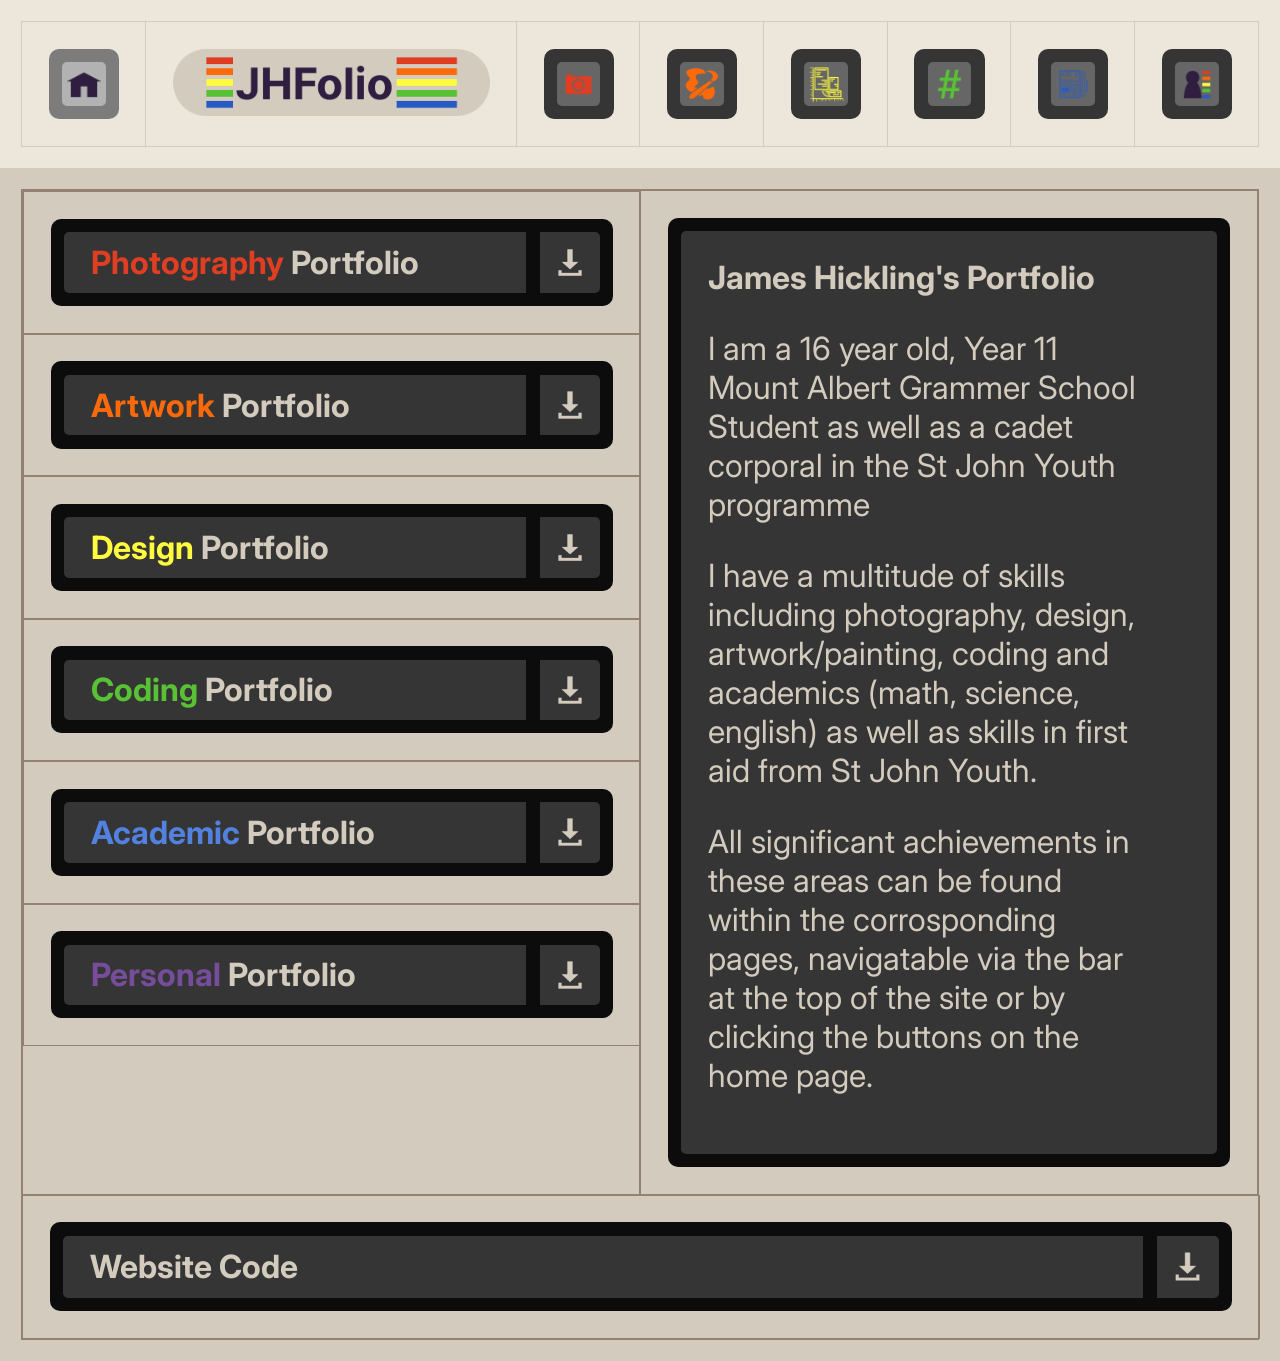
<file: index.html>
<!DOCTYPE html>

<html>

    <head>

        <!-- Linking style sheets and javascripts and flavicon -->

        <link rel="stylesheet" href="./styles/navigation-bar-styles.css">
        <link rel="icon" href="./images/global-icons/favicon.ico">

        <script src="./scripts/navigation-bar-scripts.js" defer></script>
        <script src="./scripts/homepage-scripts.js" defer></script>
        
    </head>

    <body>

        <!-- Navigation bar -->

        <div class="navigation-bar">

            <div class="navigation-container">

                <!-- Home button -->

                <div class="nav_button home selected-icon">
                    <div onclick="changeIframe('./home.html'), selectIcon('.home')">
                        <img id="home" src="./images/navbar-icons/home-icon.png">
                    </div>
                </div>

                <!-- Website logo -->

                <div class="logo">
                    <div onclick="changeIframe('./home.html'), selectIcon('.home')">
                        <img src="./images/navbar-icons/logo.png" alt="Logo">
                    </div>
                </div>

                <!-- Photo portfolio button -->

                <div class="nav_button photo">
                    <div onclick="changeIframe('./photo.html'), selectIcon('.photo')">
                        <img id="photo" src="./images/navbar-icons/photo-icon.png">
                    </div>
                </div>

                <!-- Artwork portfolio button -->

                <div class="nav_button artwork">
                    <div onclick="changeIframe('./artwork.html'), selectIcon('.artwork')">
                        <img id="artwork" src="./images/navbar-icons/art-icon.png">
                    </div>
                </div>

                <!-- Design portfolio button -->

                <div class="nav_button design">
                    <div onclick="changeIframe('./design.html'), selectIcon('.design')">
                        <img id="design" src="./images/navbar-icons/design-icon.png">
                    </div>
                </div>

                <!-- Coding portfolio button -->

                <div class="nav_button coding">
                    <div onclick="changeIframe('./coding.html'), selectIcon('.coding')">
                        <img id="coding" src="./images/navbar-icons/code-icon.png">
                    </div>
                </div>

                <!-- Academic portfolio button -->

                <div class="nav_button academic">
                    <div onclick="changeIframe('./academic.html'), selectIcon('.academic')">
                        <img id="academic" src="./images/navbar-icons/academic-icon.png">
                    </div>
                </div>

                <!-- Personal portfolio button -->

                <div class="nav_button personal">
                    <div onclick="changeIframe('./personal.html'), selectIcon('.personal')">
                        <img id="personal" src="./images/navbar-icons/about-icon.png">
                    </div>
                </div>

            </div>

        </div>

        <!-- Iframe displaying the pages content -->

        <iframe src="./home.html" id="page" scrolling="no"></iframe>

    </body>

</html>
</file>
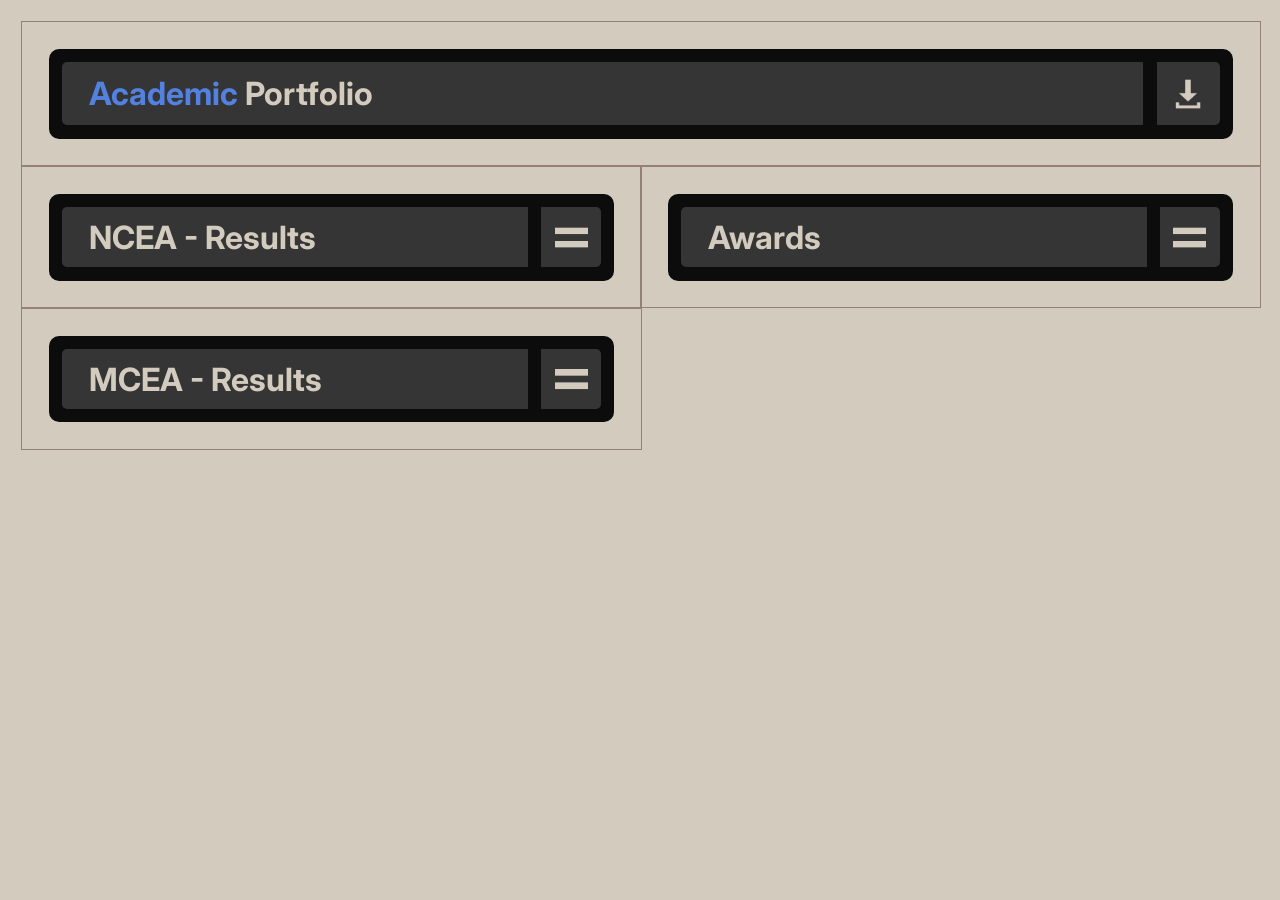
<file: academic.html>
<!DOCTYPE html>

<html>

    <head>

        <!-- Linking style sheets and javascripts-->

        <link rel="stylesheet" href="./styles/portfolio-page-styles.css">

        <script src="./scripts/portfolio-page-scripts.js"></script>

    </head>

    <body>

        <div class="folio-page-content">

            <!-- Academic Folio Heading -->

            <div class="folio-heading-element">

                <div class="folio-heading-container">

                    <div class="folio-heading"><h2><span id="academic-text">Academic</span> Portfolio</h2></div>

                    <!-- Download Button -->

                    <div class="folio-heading-download" onclick="window.location.href='./downloadable files/JHFolio - Academic Portfolio PDF.zip'"><img src="./images/global-icons/download-icon.png"></div>

                </div>

            </div>

            <!-- Left Content side -->

            <div class="folio-content-columns">

                <!-- NCEA - Results -->

                <div class="folio-content-element">

                    <div class="folio-content-container">

                        <div class="folio-content-heading">
                            <div class="heading ncea-heading"><h2>NCEA - Results</h2></div>

                            <div class="dropdown-button ncea-button" onclick="openOrCloseDropdown('.ncea')"><img class="ncea-img" src="./images/global-icons/dropdown-icon-closed.png"></div>
                        </div>

                        <div class="folio-content closed-dropdown ncea">
    
                            <div class="content">

                                <div class="content-paragraph">
                                    <p>Digital Tech 1.1</p>
                                </div>

                                <div class="content-paragraph">
                                    <p>English Enriched 1.1</p>
                                </div>

                                <div class="content-paragraph">
                                    <p>Math and Stats 1.1</p>
                                </div>

                                <div class="content-paragraph">
                                    <p>Science 1.2</p>
                                </div>

                                <div class="content-paragraph">
                                    <p>US 32403</p>
                                </div>

                                <div class="content-paragraph">
                                    <p>US 32405</p>
                                </div>

                                <div class="content-paragraph final-content">
                                    <p>US 32406</p>
                                </div>

                            </div>

                            <div class="side-bar">

                                <div class="grade"><abbr title="Excellence - 5 Credits"><h3>E5</h3></abbr></div>
                                <div class="grade"><abbr title="Excellence - 5 Credits"><h3>E5</h3></abbr></div>
                                <div class="grade"><abbr title="Achieved - 5 Credits"><h3>A5</h3></abbr></div>
                                <div class="grade"><abbr title="Excellence - 5 Credits"><h3>E5</h3></abbr></div>
                                <div class="grade"><abbr title="Achieved - 5 Credits"><h3>A5</h3></abbr></div>
                                <div class="grade"><abbr title="Achieved - 5 Credits"><h3>A5</h3></abbr></div>
                                <div class="grade side-bar-final"><abbr title="Achieved - 10 Credits"><h3>A10</h3></abbr></div>

                            </div>

                        </div>

                    </div>

                </div>

                <!-- MCEA - Results -->

                <div class="folio-content-element">

                    <div class="folio-content-container">

                        <div class="folio-content-heading">
                            <div class="heading mcea-heading"><h2>MCEA - Results</h2></div>

                            <div class="dropdown-button mcea-button" onclick="openOrCloseDropdown('.mcea')"><img class="mcea-img" src="./images/global-icons/dropdown-icon-closed.png"></div>
                        </div>

                        <div class="folio-content closed-dropdown mcea">
    
                            <div class="content">

                                <div class="content-paragraph">
                                    <p>11DT1 - Design an Outcome</p>
                                </div>

                                <div class="content-paragraph">
                                    <p>11ENE - Writing Portfolio</p>
                                </div>

                                <div class="content-paragraph">
                                    <p>11MA1 - Algebra and Graphs</p>
                                </div>

                                <div class="content-paragraph">
                                    <p>11PH1 - Design Mini Board</p>
                                </div>

                                <div class="content-paragraph">
                                    <p>11PH1 - Photography Mini Board</p>
                                </div>

                                <div class="content-paragraph">
                                    <p>11PN1 - Exploring Dry Media</p>
                                </div>

                                <div class="content-paragraph">
                                    <p>11PN1 - Exploring Paint</p>
                                </div>

                                <div class="content-paragraph">
                                    <p>11SI1 - Acids and Bases</p>
                                </div>

                                <div class="content-paragraph">
                                    <p>11SI1 - Mechanics</p>
                                </div>

                                <div class="content-paragraph final-content">
                                    <p>11SI1 - Genetic Variation</p>
                                </div>

                            </div>

                            <div class="side-bar">

                                <div class="grade"><abbr title="Excellence - 5 Credits"><h3>E5</h3></abbr></div>
                                <div class="grade"><abbr title="Excellence - 5 Credits"><h3>E5</h3></abbr></div>
                                <div class="grade"><abbr title="Excellence - 5 Credits"><h3>E5</h3></abbr></div>
                                <div class="grade"><abbr title="Excellence - 5 Credits"><h3>E5</h3></abbr></div>
                                <div class="grade"><abbr title="Excellence - 5 Credits"><h3>E5</h3></abbr></div>
                                <div class="grade"><abbr title="Excellence - 5 Credits"><h3>E5</h3></abbr></div>
                                <div class="grade"><abbr title="Excellence - 5 Credits"><h3>E5</h3></abbr></div>
                                <div class="grade"><abbr title="Merit - 5 Credits"><h3>M5</h3></abbr></div>
                                <div class="grade"><abbr title="Excellence - 5 Credits"><h3>E5</h3></abbr></div>
                                <div class="grade side-bar-final"><abbr title="Excellence - 5 Credits"><h3>E5</h3></abbr></div>

                            </div>

                        </div>

                    </div>

                </div>
                
            </div>

            <!-- Right Content side -->

            <div class="folio-content-columns">

                <!-- Awards -->

                <div class="folio-content-element">

                    <div class="folio-content-container">

                        <div class="folio-content-heading">
                            <div class="heading awards-heading"><h2>Awards</h2></div>

                            <div class="dropdown-button awards-button" onclick="openOrCloseDropdown('.awards')"><img class="awards-img" src="./images/global-icons/dropdown-icon-closed.png"></div>
                        </div>

                        <div class="folio-content closed-dropdown awards">
    
                            <div class="content">

                                <div class="content-paragraph">
                                    <p>Des Cole Cup - English</p>
                                </div>

                                <div class="content-paragraph">
                                    <p>Certificate in - 10 English</p>
                                </div>

                                <div class="content-paragraph">
                                    <p>Certificate in - 10 Mathmatics</p>
                                </div>

                                <div class="content-paragraph">
                                    <p>Certificate in - 10 Science</p>
                                </div>

                                <div class="content-paragraph">
                                    <p>Certificate in - 10 Social Studies</p>
                                </div>

                                <div class="content-paragraph">
                                    <p>Y10 1st in Mentor Class</p>
                                </div>

                                <div class="content-paragraph final-content">
                                    <p>Arts badge</p>
                                </div>

                            </div>

                            <div class="side-bar">

                                <div class="grade"><h3>N/A</h3></div>
                                <div class="download-content side-bar-final" onclick="(copyText('Des Cole Cup - English, Certificate in - 10 English, Certificate in - 10 Mathmatics, Certificate in - 10 Science, Certificate in - 10 Social Studies, Y10 1st in Mentor Class, Arts badge'))"><img src="./images/global-icons/download-icon.png"></div>

                            </div>

                        </div>

                    </div>

                </div>

            </div>

        </div>

    </body>

</html>
</file>
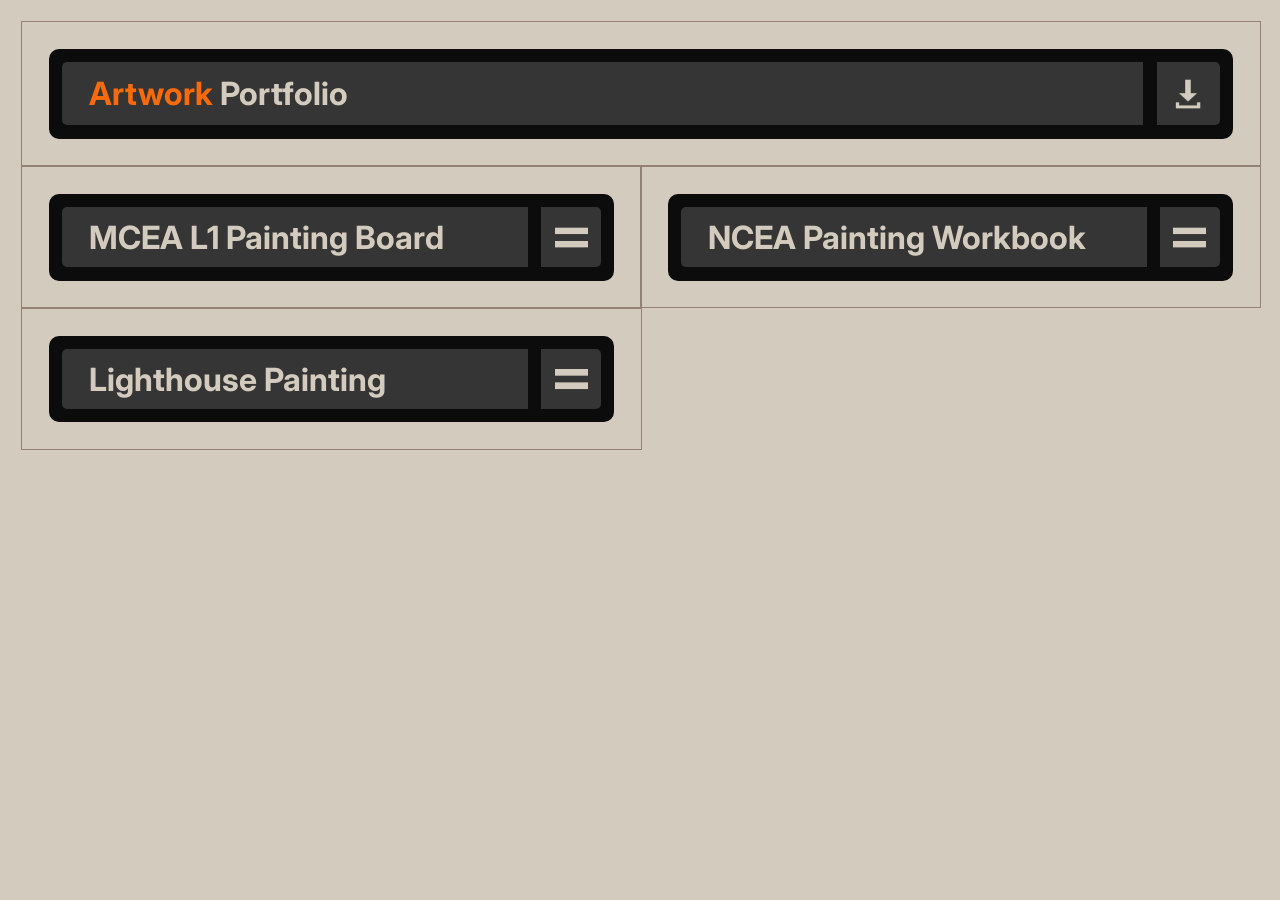
<file: artwork.html>
<!DOCTYPE html>

<html>

    <head>

        <!-- Linking style sheets and javascripts-->

        <link rel="stylesheet" href="./styles/portfolio-page-styles.css">

        <script src="./scripts/portfolio-page-scripts.js"></script>

    </head>

    <body>

        <div class="folio-page-content">

            <!-- Artwork Folio Heading -->

            <div class="folio-heading-element">

                <div class="folio-heading-container">

                    <div class="folio-heading"><h2><span id="artwork-text">Artwork</span> Portfolio</h2></div>

                    <!-- Download Button -->

                    <div class="folio-heading-download" onclick="window.location.href='./downloadable files/JHFolio - Artwork Portfolio PDF.zip'"><img src="./images/global-icons/download-icon.png"></div>

                </div>

            </div>

            <!-- Left Content side -->

            <div class="folio-content-columns">

                <!-- Painting Board -->

                <div class="folio-content-element">

                    <div class="folio-content-container">

                        <div class="folio-content-heading">
                            <div class="heading board-heading"><h2>MCEA L1 Painting Board</h2></div>

                            <div class="dropdown-button board-button" onclick="openOrCloseDropdown('.board')"><img class="board-img" src="./images/global-icons/dropdown-icon-closed.png"></div>
                        </div>

                        <div class="folio-content closed-dropdown board">
    
                            <div class="content">

                                <img src="./images/artwork-images/James Hickling - Painting Board.jpg" class="final-content">

                            </div>

                            <div class="side-bar">

                                <div class="grade"><abbr title="Excellence - 5 Credits"><h3>E5</h3></abbr></div>
                                <div class="download-content side-bar-final"><img src="./images/global-icons/download-icon.png"></div>

                            </div>

                        </div>

                    </div>

                </div>

                <!-- Lighthouse Painting-->

                <div class="folio-content-element">

                    <div class="folio-content-container">

                        <div class="folio-content-heading">
                            <div class="heading painting-heading"><h2>Lighthouse Painting</h2></div>

                            <div class="dropdown-button painting-button" onclick="openOrCloseDropdown('.painting')"><img class="painting-img" src="./images/global-icons/dropdown-icon-closed.png"></div>
                        </div>

                        <div class="folio-content closed-dropdown painting">
    
                            <div class="content">

                                <img src="./images/artwork-images/Lighthouse Painting.jpeg" class="final-content">

                            </div>

                            <div class="side-bar">

                                <div class="grade"><h3>N/A</h3></div>
                                <div class="download-content side-bar-final"><img src="./images/global-icons/download-icon.png"></div>

                            </div>

                        </div>

                    </div>

                </div>

            </div>

            <!-- Right Content side -->

            <div class="folio-content-columns">

                <!-- Painting Workbook-->

                <div class="folio-content-element">

                    <div class="folio-content-container">

                        <div class="folio-content-heading">
                            <div class="heading workbook-heading"><h2>NCEA Painting Workbook</h2></div>

                            <div class="dropdown-button workbook-button" onclick="openOrCloseDropdown('.workbook')"><img class="workbook-img" src="./images/global-icons/dropdown-icon-closed.png"></div>
                        </div>

                        <div class="folio-content closed-dropdown workbook">
    
                            <div class="content">

                                <img src="./images/artwork-images/Painting - Workbook page 2.jpg">
                                <img src="./images/artwork-images/Painting - Workbook page 3.jpg">
                                <img src="./images/artwork-images/Painting - Workbook page 4.jpg">
                                <img src="./images/artwork-images/Painting - Workbook page 5.jpg">
                                <img src="./images/artwork-images/Painting - Workbook page 6.jpg">
                                <img src="./images/artwork-images/Painting - Workbook page 7.jpg">
                                <img src="./images/artwork-images/Painting - Workbook page 8.jpg">
                                <img src="./images/artwork-images/Painting - Workbook page 9.jpg">
                                <img src="./images/artwork-images/Painting - Workbook page 10.jpg">
                                <img src="./images/artwork-images/Painting - Workbook page 11.jpg" class="final-content">

                            </div>

                            <div class="side-bar">

                                <div class="grade"><abbr title="Excellence - 5 Credits"><h3>E5</h3></abbr></div>
                                <div class="download-content side-bar-final"><img src="./images/global-icons/download-icon.png"></div>

                            </div>

                        </div>

                    </div>

                </div>

            </div>

            

        </div>

    </body>

</html>
</file>
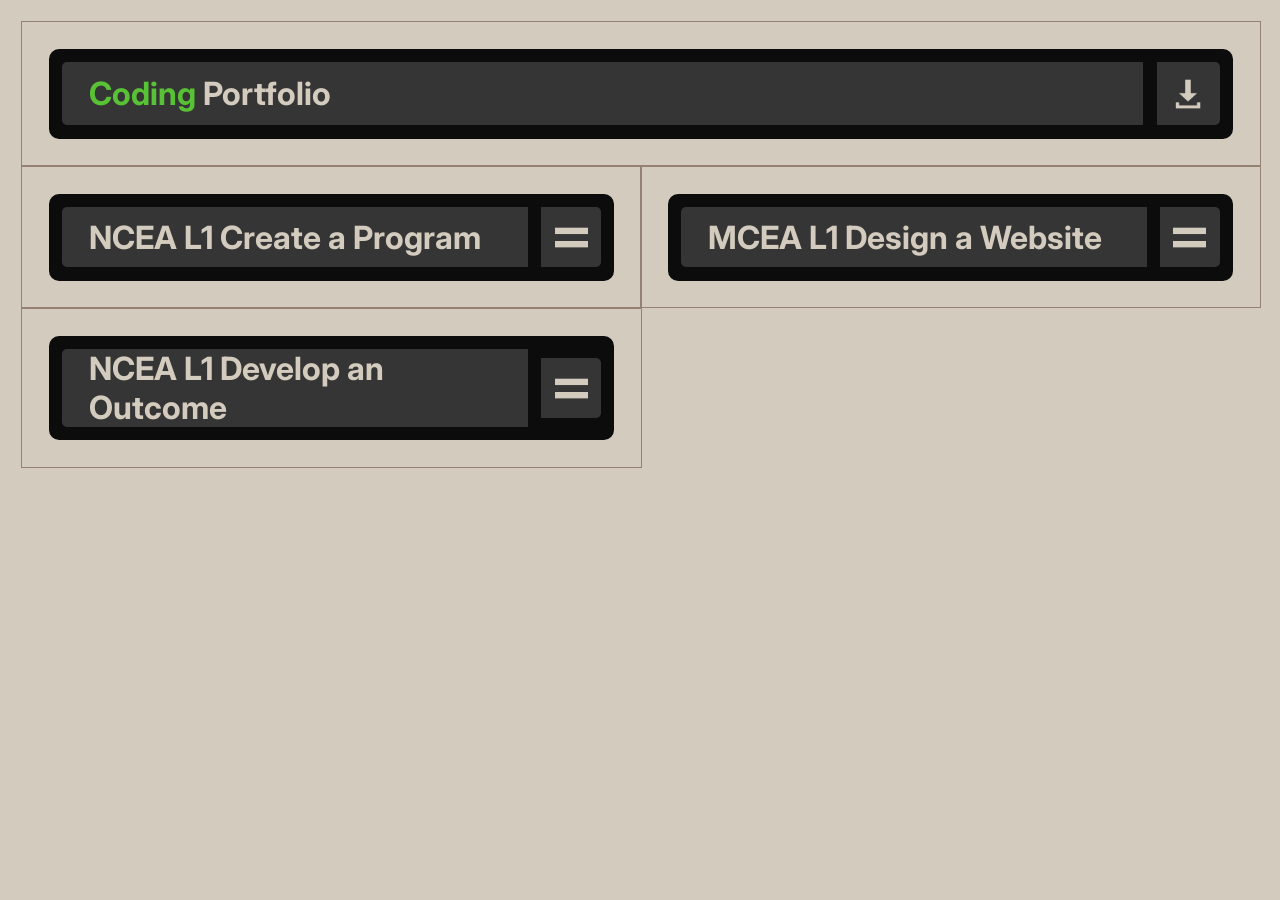
<file: coding.html>
<!DOCTYPE html>

<html>

    <head>

        <!-- Linking style sheets and javascripts-->

        <link rel="stylesheet" href="./styles/portfolio-page-styles.css">

        <script src="./scripts/portfolio-page-scripts.js"></script>

    </head>

    <body>

        <div class="folio-page-content">

            <!-- Coding Folio Heading -->

            <div class="folio-heading-element">

                <div class="folio-heading-container">

                    <div class="folio-heading"><h2><span id="coding-text">Coding</span> Portfolio</h2></div>

                    <!-- Download Button -->

                    <div class="folio-heading-download" onclick="window.location.href='./downloadable files/JHFolio - Coding Portfolio PDF.zip'"><img src="./images/global-icons/download-icon.png"></div>

                </div>

            </div>

            <!-- Left Content side -->

            <div class="folio-content-columns">

                <!-- Create a program -->

                <div class="folio-content-element">

                    <div class="folio-content-container">

                        <div class="folio-content-heading">
                            <div class="heading program-heading"><h2>NCEA L1 Create a Program</h2></div>

                            <div class="dropdown-button program-button" onclick="openOrCloseDropdown('.program')"><img class="program-img" src="./images/global-icons/dropdown-icon-closed.png"></div>
                        </div>

                        <div class="folio-content closed-dropdown program">
    
                            <div class="content">

                                <img src="./images/coding-images/Create a Program-1.png">
                                <img src="./images/coding-images/Create a Program-2.png">
                                <img src="./images/coding-images/Create a Program-3.png">
                                <img src="./images/coding-images/Create a Program-4.png" class="final-content">

                            </div>

                            <div class="side-bar">

                                <div class="grade"><abbr title="Excellence - 5 Credits"><h3>E5</h3></abbr></div>
                                <div class="download-content side-bar-final" onclick="window.location.href='./downloadable files/Create a Program.zip'"><img src="./images/global-icons/download-icon.png"></div>

                            </div>

                        </div>

                    </div>

                </div>

                <!-- Develop a digital technologies outcome -->

                <div class="folio-content-element">

                    <div class="folio-content-container">

                        <div class="folio-content-heading">
                            <div class="heading develop-heading"><h2>NCEA L1 Develop an Outcome</h2></div>

                            <div class="dropdown-button develop-button" onclick="openOrCloseDropdown('.develop')"><img class="develop-img" src="./images/global-icons/dropdown-icon-closed.png"></div>
                        </div>

                        <div class="folio-content closed-dropdown develop">
    
                            <div class="content">

                                <img src="./images/coding-images/homepage.png">
                                <img src="./images/coding-images/photo-folio.png">
                                <img src="./images/coding-images/artwork-folio.png">
                                <img src="./images/coding-images/design-folio.png">
                                <img src="./images/coding-images/coding-folio.png">
                                <img src="./images/coding-images/academic-folio.png">
                                <img src="./images/coding-images/personal-folio.png" class="final-content">

                            </div>

                            <div class="side-bar">

                                <div class="grade"><abbr title="Excellence - 5 Credits"><h3>E5</h3></abbr></div>
                                <div class="download-content side-bar-final" onclick="window.location.href='./downloadable files/Develop an Outcome.zip'"><img src="./images/global-icons/download-icon.png"></div>

                            </div>

                        </div>

                    </div>

                </div>

            </div>

            <!-- Right Content side -->

            <div class="folio-content-columns">

                <!-- Website Design -->

                <div class="folio-content-element">

                    <div class="folio-content-container">

                        <div class="folio-content-heading">
                            <div class="heading website-heading"><h2>MCEA L1 Design a Website</h2></div>

                            <div class="dropdown-button website-button" onclick="openOrCloseDropdown('.website')"><img class="website-img" src="./images/global-icons/dropdown-icon-closed.png"></div>
                        </div>

                        <div class="folio-content closed-dropdown website">
    
                            <div class="content">

                                <img src="./images/coding-images/Digi Tech(1).jpg">
                                <img src="./images/coding-images/Digi Tech(2).jpg">
                                <img src="./images/coding-images/Digi Tech(3).jpg" class="final-content">

                            </div>

                            <div class="side-bar">

                                <div class="grade"><abbr title="Excellence - 5 Credits"><h3>E5</h3></abbr></div>
                                <div class="download-content side-bar-final" onclick="window.location.href='./downloadable files/Digi Tech Design.zip'"><img src="./images/global-icons/download-icon.png"></div>

                            </div>

                        </div>

                    </div>

                </div>

            </div>

        </div>

    </body>

</html>
</file>
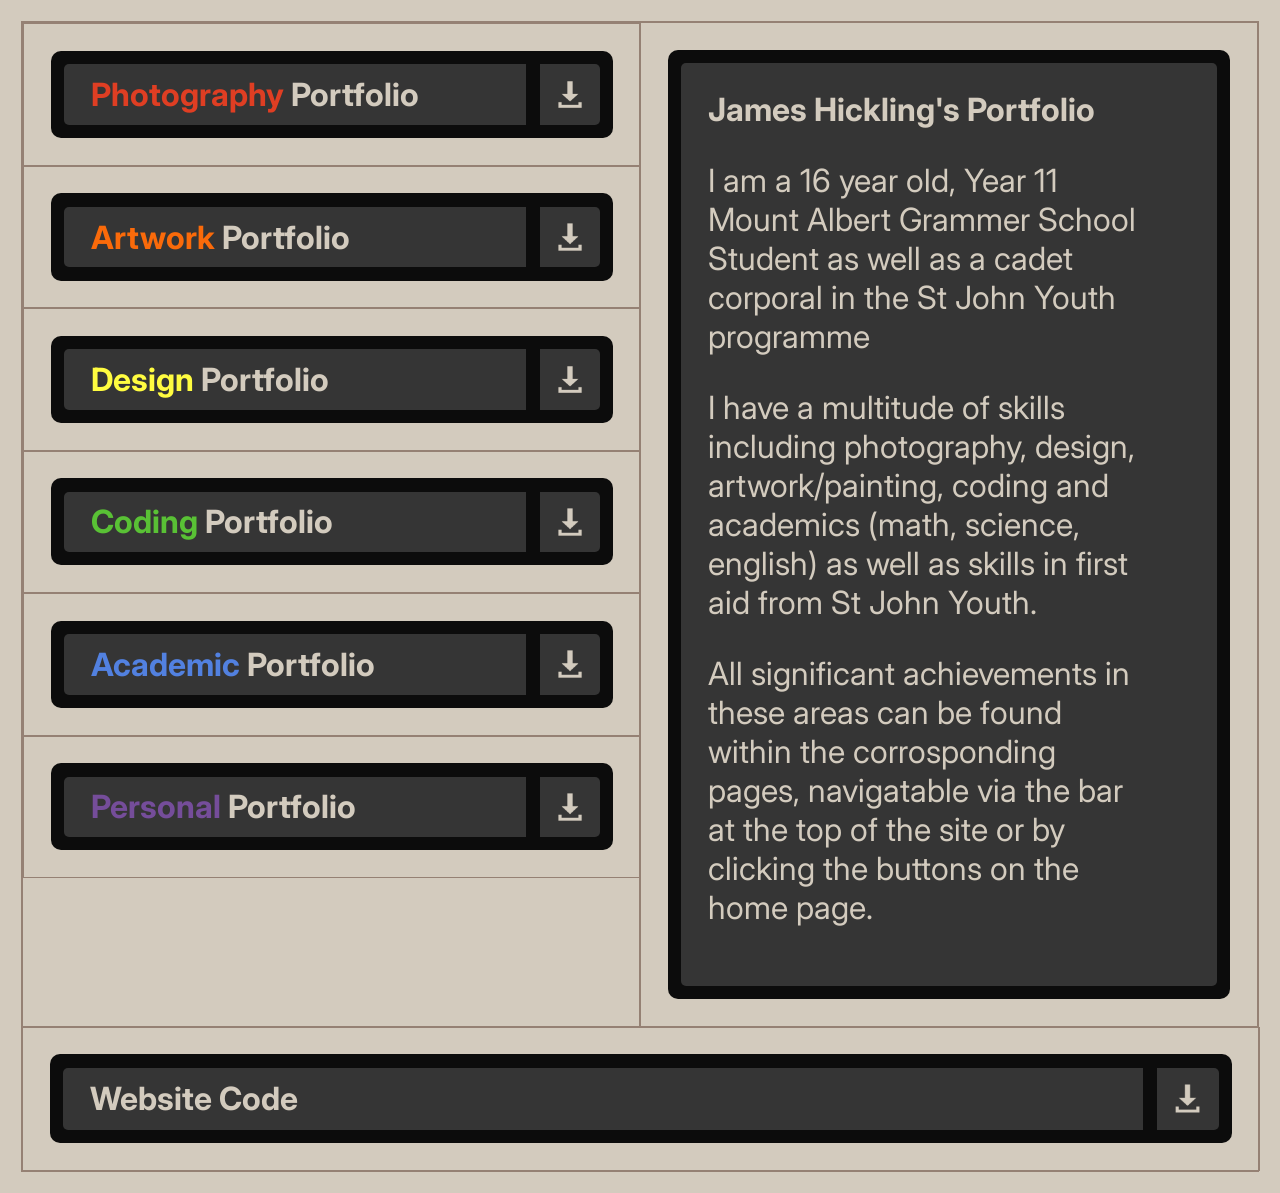
<file: home.html>
<!DOCTYPE html>

<html>
    <head>

        <!-- Linking style sheets and javascripts-->

        <link rel="stylesheet" href="./styles/homepage-styles.css">

        <script src="./scripts/homepage-scripts.js" defer></script>

    </head>

    <body>

        <!-- Homepage Content-->

        <div class="home-page-contents">

            <!-- Page links and Download -->

            <div class="page-links">

                <!-- Photography Portfolio Link -->

                <div class="folio-heading-element">

                    <div class="folio-heading-container">

                        <!-- Link Text -->

                        <div class="folio-heading" onclick="changeIframe('./photo.html'), selectIcon('.photo')"><h2><span id="photo-text">Photography</span> Portfolio</h2></div>

                        <!-- Download Button -->

                        <div class="folio-heading-download" onclick="window.location.href='./downloadable files/JHFolio - Photography Portfolio PDF.zip'"><img src="./images/global-icons/download-icon.png"></div>

                    </div>

                </div>

                <!-- Artwork Portfolio Link -->

                <div class="folio-heading-element">

                    <div class="folio-heading-container">

                        <!-- Link Text -->

                        <div class="folio-heading" onclick="changeIframe('./artwork.html'), selectIcon('.artwork')"><h2><span id="artwork-text">Artwork</span> Portfolio</h2></div>

                        <!-- Download Button -->

                        <div class="folio-heading-download" onclick="window.location.href='./downloadable files/JHFolio - Artwork Portfolio PDF.zip'"><img src="./images/global-icons/download-icon.png"></div>

                    </div>

                </div>

                <!-- Design Portfolio Link -->

                <div class="folio-heading-element">

                    <div class="folio-heading-container">

                        <!-- Link Text -->

                        <div class="folio-heading" onclick="changeIframe('./design.html'), selectIcon('.design')"><h2><span id="design-text">Design</span> Portfolio</h2></div>

                        <!-- Download Button -->

                        <div class="folio-heading-download" onclick="window.location.href='./downloadable files/JHFolio - Design Portfolio PDF.zip'"><img src="./images/global-icons/download-icon.png"></div>

                    </div>

                </div>

                <!-- Coding Portfolio Link -->

                <div class="folio-heading-element">

                    <div class="folio-heading-container">

                        <!-- Link Text -->

                        <div class="folio-heading" onclick="changeIframe('./coding.html'), selectIcon('.coding')"><h2><span id="coding-text">Coding</span> Portfolio</h2></div>

                        <!-- Download Button -->

                        <div class="folio-heading-download" onclick="window.location.href='./downloadable files/JHFolio - Coding Portfolio PDF.zip'"><img src="./images/global-icons/download-icon.png"></div>

                    </div>

                </div>

                <!-- Academic Portfolio Link -->

                <div class="folio-heading-element">

                    <div class="folio-heading-container">

                        <!-- Link Text -->

                        <div class="folio-heading" onclick="changeIframe('./academic.html'), selectIcon('.academic')"><h2><span id="academic-text">Academic</span> Portfolio</h2></div>

                        <!-- Download Button -->

                        <div class="folio-heading-download" onclick="window.location.href='./downloadable files/JHFolio - Academic Portfolio PDF.zip'"><img src="./images/global-icons/download-icon.png"></div>

                    </div>

                </div>

                <!-- Personal Portfolio Link -->

                <div class="folio-heading-element">

                    <div class="folio-heading-container">

                        <!-- Link Text -->

                        <div class="folio-heading" onclick="changeIframe('./personal.html'), selectIcon('.personal')"><h2><span id="personal-text">Personal</span> Portfolio</h2></div>

                        <!-- Download Button -->

                        <div class="folio-heading-download" onclick="window.location.href='./downloadable files/JHFolio - Personal Portfolio PDF.zip'"><img src="./images/global-icons/download-icon.png"></div>

                    </div>

                </div>

            </div>

            <!-- Blurb -->

            <div class="blurb">

                <div>

                    <article>

                        <!-- Heading -->

                        <h3>James Hickling's Portfolio</h3>

                        <!-- Description -->

                        <p>I am a 16 year old, Year 11 Mount Albert Grammer School Student as well as a cadet corporal in the St John Youth programme </p>
                        <p>I have a multitude of skills including photography, design, artwork/painting, coding and academics (math, science, english) as well as skills in first aid from St John Youth. </p>
                        <p>All significant achievements in these areas can be found within the corrosponding pages, navigatable via the bar at the top of the site or by clicking the buttons on the home page.</p>

                    </article>

                </div>

            </div>

            <!-- Website Code Download -->

            <div class="folio-heading-element">

                <div class="folio-heading-container">

                    <div class="folio-heading" id="website-code" onclick="window.location.href='./downloadable files/JHFolio - Website Code.zip'"><h2>Website Code</h2></div>

                    <!-- Download Button -->

                    <div class="folio-heading-download" id="website-download" onclick="window.location.href='./downloadable files/JHFolio - Website Code.zip'"><img src="./images/global-icons/download-icon.png"></div>

                </div>

            </div>

        </div>

    </body>
</html>
</file>
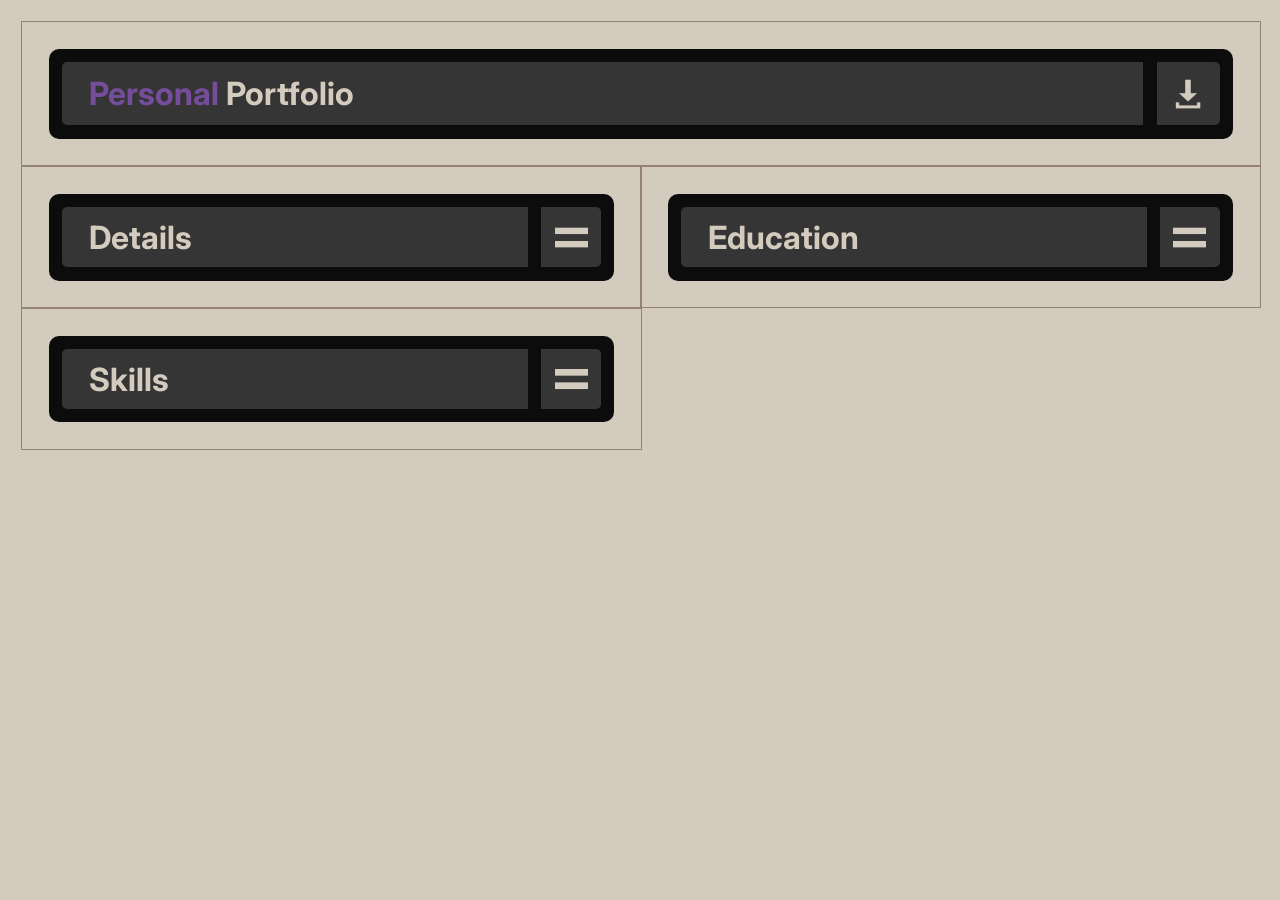
<file: personal.html>
<!DOCTYPE html>

<html>

    <head>

        <!-- Linking style sheets and javascripts-->

        <link rel="stylesheet" href="./styles/portfolio-page-styles.css">

        <script src="./scripts/portfolio-page-scripts.js"></script>

    </head>

    <body>

        <div class="folio-page-content">

            <!-- Personal Folio Heading -->

            <div class="folio-heading-element">

                <div class="folio-heading-container">

                    <div class="folio-heading"><h2><span id="personal-text">Personal</span> Portfolio</h2></div>

                    <!-- Download Button -->

                    <div class="folio-heading-download" onclick="window.location.href='./downloadable files/JHFolio - Personal Portfolio PDF.zip'"><img src="./images/global-icons/download-icon.png"></div>

                </div>

            </div>

            <!-- Left Content side -->

            <div class="folio-content-columns">

                <!-- Details -->

                <div class="folio-content-element">

                    <div class="folio-content-container">

                        <div class="folio-content-heading">
                            <div class="heading details-heading"><h2>Details</h2></div>

                            <div class="dropdown-button details-button" onclick="openOrCloseDropdown('.details')"><img class="details-img" src="./images/global-icons/dropdown-icon-closed.png"></div>
                        </div>

                        <div class="folio-content closed-dropdown details">
    
                            <div class="content">

                                <div class="content-paragraph">
                                    <p>Name: James</p>
                                </div>

                                <div class="content-paragraph">
                                    <p>Date of Birth: </p>
                                </div>

                                <div class="content-paragraph">
                                    <p>Address: </p>
                                </div>

                                <div class="content-paragraph">
                                    <p>Suburb: </p>
                                </div>

                                <div class="content-paragraph">
                                    <p>City: </p>
                                </div>

                                <div class="content-paragraph">
                                    <p>Phone: </p>
                                </div>

                                <div class="content-paragraph final-content">
                                    <p>Email: J-Hickling@outlook.com</p>
                                </div>

                            </div>

                            <div class="side-bar">

                                <div class="grade"><h3>N/A</h3></div>
                                <div class="download-content side-bar-final" onclick="copyText('James Hickling, 20/05/2010, 36 Euston RD, Sandringham, Auckland, 0276274470, J-Hickling@outlook.com')"><img src="./images/global-icons/download-icon.png"></div>

                            </div>

                        </div>

                    </div>

                </div>

                <!-- Skills -->

                <div class="folio-content-element">

                    <div class="folio-content-container">

                        <div class="folio-content-heading">
                            <div class="heading skills-heading"><h2>Skills</h2></div>

                            <div class="dropdown-button skills-button" onclick="openOrCloseDropdown('.skills')"><img class="skills-img" src="./images/global-icons/dropdown-icon-closed.png"></div>
                        </div>

                        <div class="folio-content closed-dropdown skills">
    
                            <div class="content">

                                <div class="content-paragraph">
                                    <p>Literary Analysis</p>
                                </div>

                                <div class="content-paragraph">
                                    <p>Oil Paint</p>
                                </div>

                                <div class="content-paragraph">
                                    <p>Acrylic Paint</p>
                                </div>

                                <div class="content-paragraph">
                                    <p>Water-Colour Paint</p>
                                </div>

                                <div class="content-paragraph">
                                    <p>Adobe Photoshop</p>
                                </div>

                                <div class="content-paragraph">
                                    <p>Adobe InDesign</p>
                                </div>

                                <div class="content-paragraph">
                                    <p>Adobe After Effects</p>
                                </div>

                                <div class="content-paragraph">
                                    <p>Adobe Premire Pro</p>
                                </div>

                                <div class="content-paragraph">
                                    <p>Python</p>
                                </div>
                                
                                <div class="content-paragraph">
                                    <p>C++</p>
                                </div>

                                <div class="content-paragraph">
                                    <p>JavaScript</p>
                                </div>

                                <div class="content-paragraph">
                                    <p>HTML</p>
                                </div>

                                <div class="content-paragraph">
                                    <p>CSS</p>
                                </div>

                                <div class="content-paragraph final-content">
                                    <p>First Aid</p>
                                </div>

                            </div>

                            <div class="side-bar">

                                <div class="grade"><h3>N/A</h3></div>
                                <div class="download-content side-bar-final" onclick="copyText('Literary Analysis, Oil Paint, Acrylic Paint, Water-Colour Paint, Adobe Photoshop, Adobe InDesign, Adobe After Effects, Adobe Premire Pro, Python, C++, JavaScript, HTML, CSS, First Aid')"><img src="./images/global-icons/download-icon.png"></div>

                            </div>

                        </div>

                    </div>

                </div>

            </div>

            <!-- Right Content side -->

            <div class="folio-content-columns">

                <!-- Education -->

                <div class="folio-content-element">

                    <div class="folio-content-container">

                        <div class="folio-content-heading">
                            <div class="heading education-heading"><h2>Education</h2></div>

                            <div class="dropdown-button education-button" onclick="openOrCloseDropdown('.education')"><img class="education-img" src="./images/global-icons/dropdown-icon-closed.png"></div>
                        </div>

                        <div class="folio-content closed-dropdown education">
    
                            <div class="content">

                                <div class="content-paragraph">
                                    <p>Edendale Primary School</p>
                                </div>

                                <div class="content-paragraph">
                                    <p>Kowhai Intermediate School</p>
                                </div>

                                <div class="content-paragraph final-content">
                                    <p>Mount Albert Grammer School</p>
                                </div>

                            </div>

                            <div class="side-bar">

                                <div class="grade"><h3>N/A</h3></div>
                                <div class="download-content side-bar-final" onclick="copyText('Edendale Primary School, Kowhai Intermediate School, Mount Albert Grammer School')"><img src="./images/global-icons/download-icon.png"></div>

                            </div>

                        </div>

                    </div>

                </div>

            </div>

        </div>

    </body>

</html>
</file>
<file: styles/navigation-bar-styles.css>
/* Font insertions */

@font-face {
    font-family: "Inter";
    src: url(../fonts/Inter/Inter-VariableFont_opsz\,wght.ttf);
}



/* Page Background */

body {
    background-color: rgb(211, 203, 190);

    margin: 0%;

    cursor: default;
}



/* Main Page containers */

.navigation-bar {
    background-color: rgb(237, 230, 219);

    display: inline-flex;

    height: fit-content;
    
}


.navigation-container {
    display: grid;
    grid-template-columns: 10% 30% 10% 10% 10% 10% 10% 10%;

    border-right: solid 1px rgb(211, 203, 190);
    border-top: solid 1px rgb(211, 203, 190);
    border-bottom: solid 1px rgb(211, 203, 190);

    margin: 21.3333px;
    
    justify-content: space-between;
    align-items: center;
}



/* Navigation bar button */

.nav_button {
    border-left: solid 1px rgb(211, 203, 190);

    width: 100%;
    height: auto;
    aspect-ratio: 1/1;
}

.nav_button img {
    height: auto;
    width: calc(100% - (2 * ((4/3) * 10px)));
    

    justify-self: center;
    align-self: center;

    background-color: rgb(102, 102, 102);

    border-radius: 5px;

    margin: calc((4/3) * 10px);

    transition: background-color 0.5s;
}

.nav_button div {
    display: inline-flex;

    background-color: rgb(53, 53, 53);

    border-radius: 10px;

    margin: calc((4/3) * 20px) calc((4/3) * 20px) calc((4/3) * 20px) calc((4/3) * 20px);
    
    width: calc(100% - (2 * ((4/3) * 20px)));
    height: auto;
    aspect-ratio: 1/1;

    transition: background-color 0.5s;

    cursor: pointer;
}

.nav_button div:hover img {
    background-color: rgb(178, 178, 178);
}

.nav_button div:hover {
    background-color: rgb(124, 124, 124);
}



/* Logo */

.logo {
    border-left: solid 1px rgb(211, 203, 190);

    width: 100%;
    height: 100%;

    align-content: center;
}

.logo div {
    display: inline-flex;

    margin: auto calc((4/3) * 20px) auto;

    justify-content: center;
    align-content: center;

    width: calc(100% - (2 * ((4/3) * 20px)));
    height: auto;

    cursor: pointer;
}

.logo img {
    width: 100%;
    height: auto;
    display: block;
}



/* Selected Icon changes */

.selected-icon div {
    background-color: rgb(124, 124, 124);
    
    cursor: default;
}

.selected-icon img {
    background-color: rgb(178, 178, 178);
}



/* Iframe Styles/Page display */

iframe {
    border: none;
    
    width: 100%;

    display: block;
}
</file>
<file: styles/portfolio-page-styles.css>
/* Font insertions */

@font-face {
    font-family: "Inter";
    src: url(../fonts/Inter/Inter-VariableFont_opsz\,wght.ttf);
}



/* Page Background */

body {
    background-color: rgb(211, 203, 190);

    margin: 0%;

    cursor: default;
}



/* Removes abbr decoration */

abbr {
    text-decoration: none;
}



/* Main Page containers */

.folio-page-content {
    display: grid;
    grid-template-columns: 50% 50%;

    margin: 21.3333px;
}

.folio-content-columns {
    width: 100%;

    display: inline-flex;
    flex-flow: column;

    margin: 0px;

    padding: 0px;
}



/* Website code download */

.folio-heading-element {
    display: inline-flex;

    grid-column: 1 / span 2;

    border: solid 1px rgb(149, 129, 116);

    width: 100%;
}

.folio-heading-container {
    background-color: rgb(12, 12, 12);

    width: 100%;

    display: inline-flex;

    border-radius: 10px;

    margin: calc((4/3) * 20px) calc((4/3) * 20px) calc((4/3) * 20px) calc((4/3) * 20px);

    
}

.folio-heading {
    width: 93.369%;

    background-color: rgb(53, 53, 53);

    border-radius: 5px 0px 0px 5px;

    display: inline-flex;

    margin: calc((4/3) * 10px) 0px calc((4/3) * 10px) calc((4/3) * 10px);
}

.folio-heading h2 {
    align-self: center;
    
    margin: 0px 0px 0px calc((4/3) * 20px);

    font: bold clamp(1pt, 2.5cqw, 32pt) "Inter";
    color: rgb(211, 203, 190);
}

.folio-heading-download {
    height: auto;
    width: 5.45%;
    aspect-ratio: 1/1;

    justify-self: center;
    align-self: center;

    background-color: rgb(53, 53, 53);

    border-radius: 0px 5px 5px 0px;

    margin: calc((4/3) * 10px);

    display: inline-flex;

    transition: background-color 0.5s;

    cursor: pointer;
}

.folio-heading-download img {
    margin: calc((4/3) * 10px);

    width: 100%;
    height: auto;
    
}

.folio-heading-download:hover {
    background-color: rgb(102, 102, 102);
}



/* Folio Heading text variations */

#photo-text {
    color: rgb(223, 62, 35);
}

#artwork-text {
    color: rgb(250, 106, 10);
}

#design-text {
    color: rgb(255, 252, 64);
}

#coding-text {
    color: rgb(89, 193, 53);
}

#academic-text {
    color: rgb(82, 129, 224);
}

#personal-text {
    color: rgb(117, 77, 154);
}



/* Folio content heading */

.folio-content-element {
    display: inline-flex;
    flex-flow: wrap;

    border: solid 1px rgb(149, 129, 116);
    

    width: 100%;
    height: fit-content;
}

.folio-content-container {
    background-color: rgb(12, 12, 12);

    width: 100%;

    display: inline-flex;
    flex-flow: wrap;

    border-radius: 10px;

    margin: calc((4/3) * 20px) calc((4/3) * 20px) calc((4/3) * 20px) calc((4/3) * 20px);

    
}

.folio-content-heading {
    flex-basis: 100%;

    width: 100%;

    display: inline-flex;
}

.heading {
    width: 93.369%;
    height: auto;

    background-color: rgb(53, 53, 53);

    border-radius: 5px 0px 0px 5px;

    display: inline-flex;

    margin: calc((4/3) * 10px) 0px calc((4/3) * 10px) calc((4/3) * 10px);
}

.heading h2 {
    align-self: center;
    
    margin: 0px 0px 0px calc((4/3) * 20px);

    font: bold clamp(1pt, 2.5cqw, 32pt) "Inter";
    color: rgb(211, 203, 190);
}

.dropdown-button {
    height: auto;
    width: 12%;
    aspect-ratio: 1/1;

    justify-self: center;
    align-self: center;

    background-color: rgb(53, 53, 53);

    border-radius: 0px 5px 5px 0px;

    margin: calc((4/3) * 10px);

    display: inline-flex;

    transition: background-color 0.5s;

    cursor: pointer;
}

.dropdown-button img {
    margin: calc((4/3) * 10px);

    width: 100%;
    height: auto;
}

.dropdown-button:hover {
    background-color: rgb(102, 102, 102);
}



/* Folio content */

.folio-content {
    display: inline-flex;

    width: 100%;
}

.content {
    width: 93.369%;

    margin: 0px 0px 0px calc((4/3) * 10px);

    display: inline-flex;
    flex-flow: column;
}

.content img {
    width: 100%;
    height: auto;

    margin-bottom: calc((4/3) * 10px);
}

.side-bar {
    width: 12%;

    display: inline flex;
    flex-flow: column;

    justify-content: space-between;

    margin: 0px calc((4/3) * 10px) calc((4/3) * 10px) calc((4/3) * 10px);
}

.grade {
    background-color: rgb(53, 53, 53);

    width: 100%;
    aspect-ratio: 1 / 1;
    
    display: inline-flex;

    justify-content: center;

    align-items: center;
}

.grade h3 {
    font: bold clamp(1pt, 2.5cqw, 32pt) "Inter";
    color: rgb(211, 203, 190);

    margin: 0px;
    padding: 0px;
}

.download-content {
    width: 100%;
    height: auto;
    aspect-ratio: 1/1;

    background-color: rgb(53, 53, 53);

    display: inline-flex;

    transition: background-color 0.5s;

    cursor: pointer;
}

.download-content img {
    width: calc(100% - (2 * ((4/3) * 10px)));
    height: auto;

    margin: calc((4/3) * 10px);
}

.download-content:hover {
    background-color: rgb(102, 102, 102);
}

.content-paragraph {
    background-color: rgb(53, 53, 53);

    width: 100%;
    aspect-ratio: 7.7777 / 1;

    display: inline-flex;

    margin-bottom: calc((4/3) * 10px);
}

.content-paragraph p {
    font: bold clamp(1pt, 2.5cqw, 24pt) "Inter";
    color: rgb(211, 203, 190);

    margin: 0px 0px 0px calc((4/3) * 20px);

    align-self: center;
}



/* State classes */

.side-bar-final {
    border-bottom-right-radius: 5px;
}

.final-content {
    border-bottom-left-radius: 5px;
}

.closed-dropdown {
    display: none;
}

.opened-dropdown-button {
    border-bottom-right-radius: 0px;
    
    background-color: rgb(102, 102, 102);
}

.opened-heading {
    border-bottom-left-radius: 0px;
}
</file>
<file: styles/homepage-styles.css>
/* Font insertions */

@font-face {
    font-family: "Inter";
    src: url(../fonts/Inter/Inter-VariableFont_opsz\,wght.ttf);
}



/* Page Background */

body {
    background-color: rgb(211, 203, 190);

    margin: 0%;

    cursor: default;

    height: auto;
}



/* Main Page containers */

.home-page-contents {
    display: grid;

    margin: 21.3333px;

    grid-template-columns: 50% 50%;

    border: solid 1px rgb(149, 129, 116);
}

.page-links {
    border: solid 1px rgb(149, 129, 116);
}

.folio-heading-element {
    display: inline-flex;

    border: solid 1px rgb(149, 129, 116);

    grid-column: 1 / span 2;

    width: 100%;
}

.folio-heading-container {
    background-color: rgb(12, 12, 12);

    width: 100%;

    display: inline-flex;

    border-radius: 10px;

    margin: calc((4/3) * 20px) calc((4/3) * 20px) calc((4/3) * 20px) calc((4/3) * 20px);
}

.folio-heading {
    width: 84%;

    background-color: rgb(53, 53, 53);

    border-radius: 5px 0px 0px 5px;

    display: inline-flex;

    margin: calc((4/3) * 10px) 0px calc((4/3) * 10px) calc((4/3) * 10px);

    cursor: pointer;
}

.folio-heading h2 {
    align-self: center;
    
    margin: 0px 0px 0px calc((4/3) * 20px);

    font: bold clamp(1pt, 2.5cqw, 32pt) "Inter";
    color: rgb(211, 203, 190);
}

.folio-heading-download {
    height: auto;
    width: 11%;
    aspect-ratio: 1/1;

    justify-self: center;
    align-self: center;

    background-color: rgb(53, 53, 53);

    border-radius: 0px 5px 5px 0px;

    margin: calc((4/3) * 10px);

    display: inline-flex;

    transition: background-color 0.5s;

    cursor: pointer;
}

.folio-heading-download img {
    margin: calc((4/3) * 10px);

    width: 100%;
    height: auto;
    
}

.folio-heading-download:hover {
    background-color: rgb(102, 102, 102);
}

#website-download {
    width: 5.45%;
}

#website-code {
    width: 95%;
}

/* Folio Heading text variations */

#photo-text {
    color: rgb(223, 62, 35);
}

#artwork-text {
    color: rgb(250, 106, 10);
}

#design-text {
    color: rgb(255, 252, 64);
}

#coding-text {
    color: rgb(89, 193, 53);
}

#academic-text {
    color: rgb(82, 129, 224);
}

#personal-text {
    color: rgb(117, 77, 154);
}





.folio-heading:hover {
    background-color: rgb(102, 102, 102);
}





/* Blurb element */

.blurb {
    border: solid 1px rgb(149, 129, 116);

    height: fit-content;
}

.blurb div {
    background-color: rgb(12, 12, 12);

    border-radius: 10px;

    display: inline-flex;

    margin: calc((4/3) * 20px) calc((4/3) * 20px) calc((4/3) * 20px) calc((4/3) * 20px);
}

.blurb article {
    background-color: rgb(53, 53, 53);

    border-radius: 5px;

    height: auto;

    margin: calc((4/3) * 10px);

    padding: calc((4/3) * 20px) calc((4/3) * 50px) calc((4/3) * 20px) calc((4/3) * 20px);
}

.blurb h3 {
    font: bold clamp(1pt, 2.5cqw, 32pt) "Inter";
    color: rgb(211, 203, 190);

    margin-top: 0px;
}

.blurb p {
    font: normal clamp(1pt, 2.5cqw, 24pt) "Inter";
    color: rgb(211, 203, 190);
}



/* Website code download */

.website-code-element {
    display: inline-flex;

    grid-column: 1 / span 2;


    border-top: solid 1px rgb(149, 129, 116);
    border-bottom: solid 1px rgb(149, 129, 116);
    border-right: solid 1px rgb(149, 129, 116);

    width: 100%;
}

.website-code-container {
    background-color: rgb(12, 12, 12);

    width: 100%;

    display: inline-flex;

    border-radius: 10px;

    margin: calc((4/3) * 20px) calc((4/3) * 20px) calc((4/3) * 20px) calc((4/3) * 20px);

    
}

.website-code-heading {
    width: 93.369%;

    background-color: rgb(53, 53, 53);

    border-radius: 5px 0px 0px 5px;

    display: inline-flex;

    margin: calc((4/3) * 10px) 0px calc((4/3) * 10px) calc((4/3) * 10px);
}

.website-code-heading h2 {
    align-self: center;
    
    margin: 0px 0px 0px calc((4/3) * 20px);

    font: bold clamp(1pt, 2.5cqw, 32pt) "Inter";
    color: rgb(211, 203, 190);
}

.website-code-download {
    height: auto;
    width: 6.631%;

    justify-self: center;
    align-self: center;

    background-color: rgb(53, 53, 53);
    
    border-radius: 0px 5px 5px 0px;

    margin: calc((4/3) * 10px);

    display: inline-flex;

    transition: background-color 0.5s;

    cursor: pointer;
}

.website-code-download img {
    margin: calc((4/3) * 10px);

    width: 100%;
    height: auto;
}

.website-code-download:hover {
    background-color: rgb(102, 102, 102);
}
</file>
